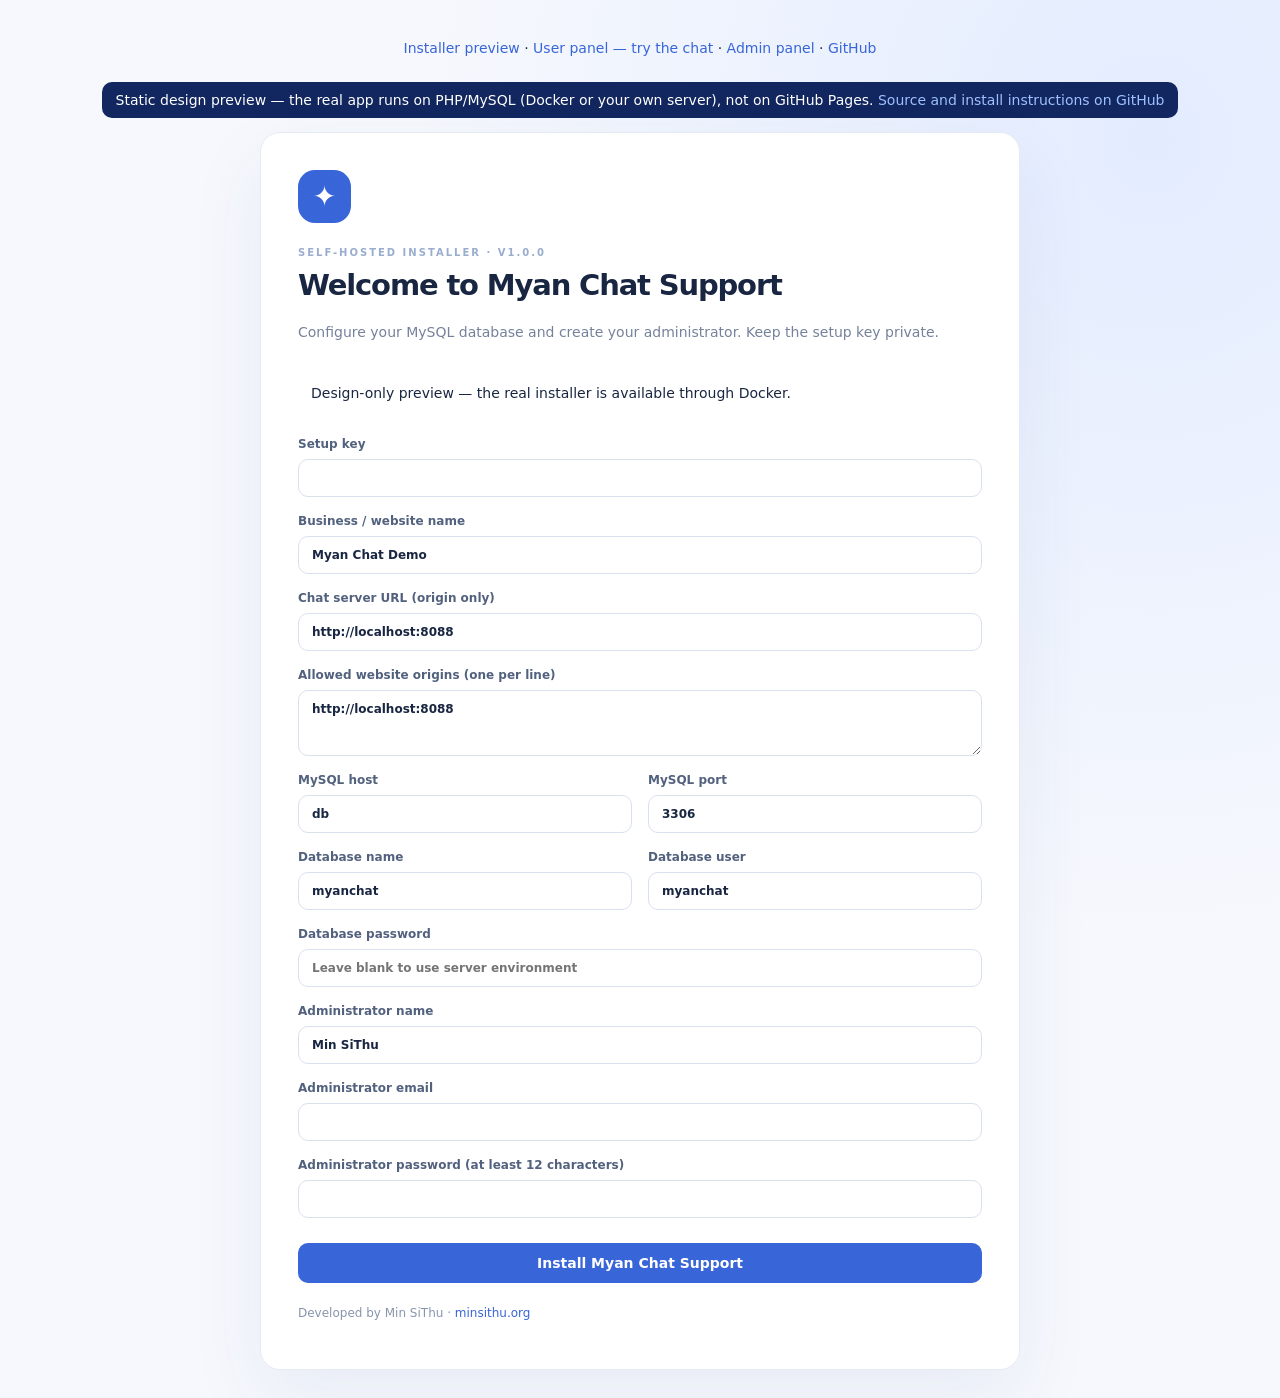
<file: docs/preview/index.html>
<!doctype html><html lang="en"><head><meta charset="utf-8"><meta name="viewport" content="width=device-width,initial-scale=1"><title>Install Myan Chat Support</title><link rel="stylesheet" href="admin.css"></head><body class="auth-body"><p style="text-align:center;padding:12px"><a href="index.html">Installer preview</a> · <a href="user.html">User panel — try the chat</a> · <a href="admin.html">Admin panel</a> · <a href="https://github.com/itsmeminsithu/Myan-Chat-Support">GitHub</a></p>
<p style="background:#12265f;color:#fff;padding:10px 14px;border-radius:10px">Static design preview — the real app runs on PHP/MySQL (Docker or your own server), not on GitHub Pages. <a style="color:#9ec1ff" href="https://github.com/itsmeminsithu/Myan-Chat-Support">Source and install instructions on GitHub</a></p>
<main class="auth-card installer"><div class="mark">✦</div><p class="eyebrow">SELF-HOSTED INSTALLER · V1.0.0</p><h1>Welcome to Myan Chat Support</h1><p class="muted">Configure your MySQL database and create your administrator. Keep the setup key private.</p>
<p class="notice">Design-only preview — the real installer is available through Docker.</p><form method="post" autocomplete="off">
<label>Setup key<input type="password" name="setup_key" required></label>
<label>Business / website name<input name="name" required maxlength="100" value="Myan Chat Demo"></label>
<label>Chat server URL (origin only)<input name="public_url" required value="http://localhost:8088"></label>
<label>Allowed website origins (one per line)<textarea name="origins" required rows="3">http://localhost:8088</textarea></label>
<div class="cols"><label>MySQL host<input name="db_host" required value="db"></label><label>MySQL port<input type="number" name="db_port" required value="3306"></label></div>
<div class="cols"><label>Database name<input name="db_name" required value="myanchat"></label><label>Database user<input name="db_user" required value="myanchat"></label></div>
<label>Database password<input type="password" name="db_password" autocomplete="new-password" placeholder="Leave blank to use server environment"></label>
<label>Administrator name<input name="admin_name" required maxlength="100" value="Min SiThu"></label>
<label>Administrator email<input type="email" name="email" maxlength="190" required value=""></label>
<label>Administrator password (at least 12 characters)<input type="password" name="password" required minlength="12" maxlength="200"></label>
<button class="button primary full" type="submit">Install Myan Chat Support</button>
</form><p class="small-muted">Developed by Min SiThu · <a href="https://minsithu.org">minsithu.org</a></p></main></body></html>
</file>
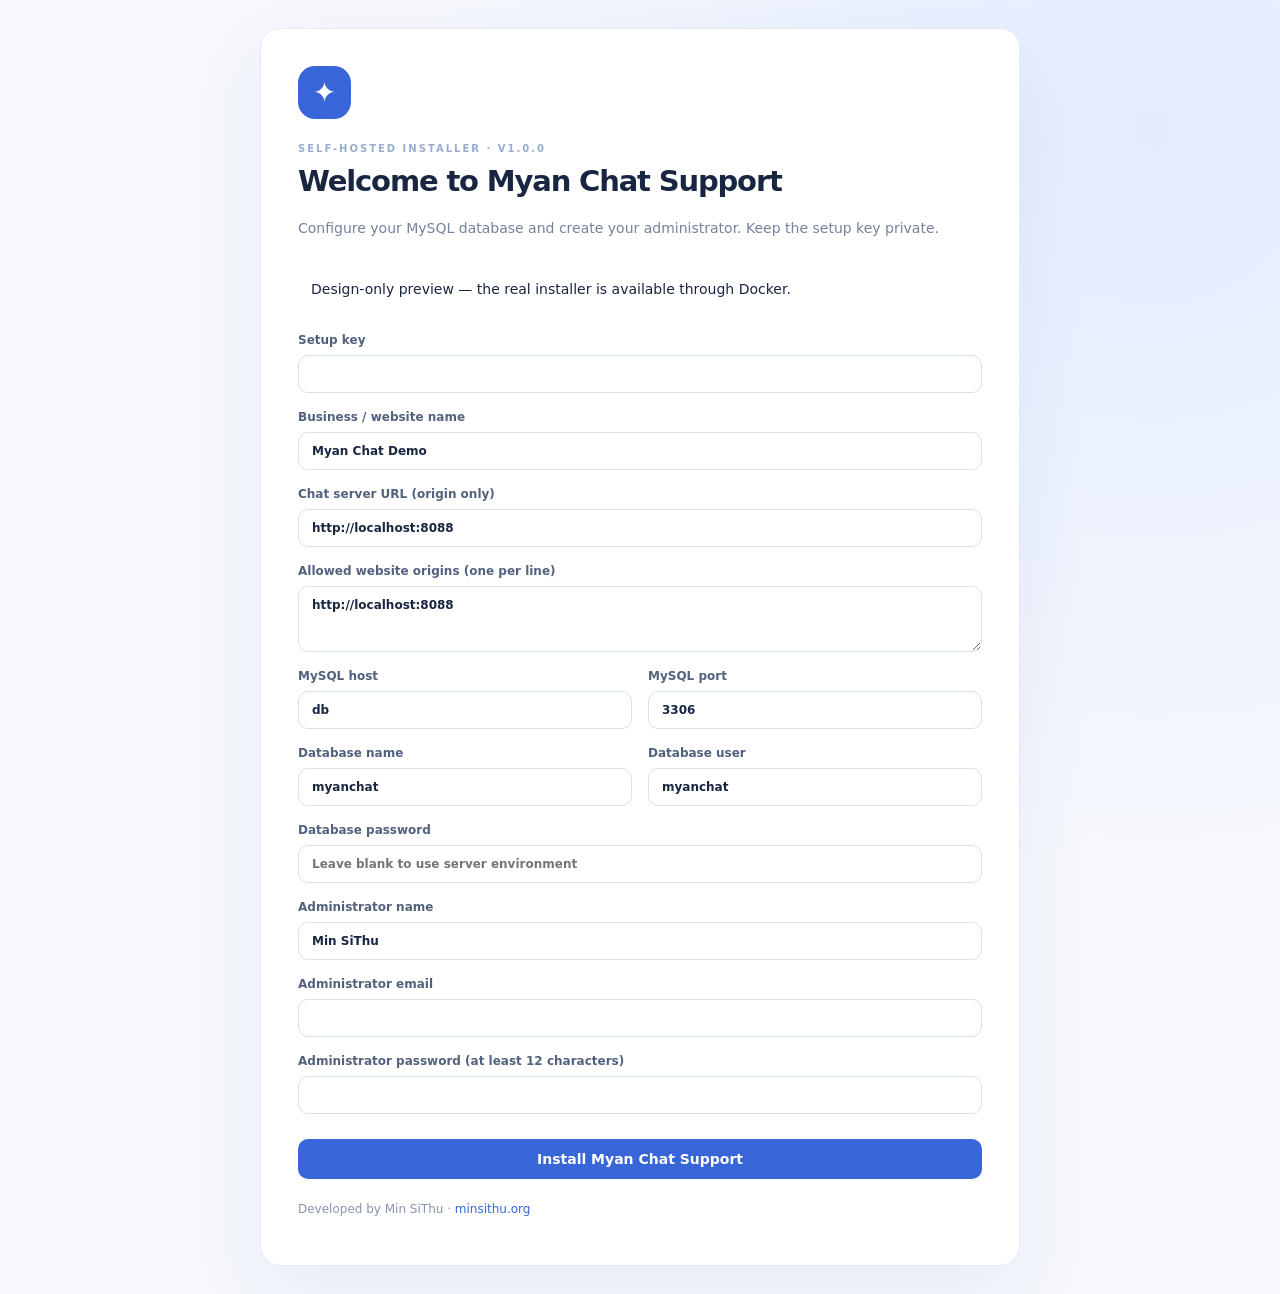
<file: preview/installer-preview.html>
<!doctype html><html lang="en"><head><meta charset="utf-8"><meta name="viewport" content="width=device-width,initial-scale=1"><title>Install Myan Chat Support</title><link rel="stylesheet" href="../app/public/assets/admin.css"></head><body class="auth-body"><main class="auth-card installer"><div class="mark">✦</div><p class="eyebrow">SELF-HOSTED INSTALLER · V1.0.0</p><h1>Welcome to Myan Chat Support</h1><p class="muted">Configure your MySQL database and create your administrator. Keep the setup key private.</p>
<p class="notice">Design-only preview — the real installer is available through Docker.</p><form method="post" autocomplete="off">
<label>Setup key<input type="password" name="setup_key" required></label>
<label>Business / website name<input name="name" required maxlength="100" value="Myan Chat Demo"></label>
<label>Chat server URL (origin only)<input name="public_url" required value="http://localhost:8088"></label>
<label>Allowed website origins (one per line)<textarea name="origins" required rows="3">http://localhost:8088</textarea></label>
<div class="cols"><label>MySQL host<input name="db_host" required value="db"></label><label>MySQL port<input type="number" name="db_port" required value="3306"></label></div>
<div class="cols"><label>Database name<input name="db_name" required value="myanchat"></label><label>Database user<input name="db_user" required value="myanchat"></label></div>
<label>Database password<input type="password" name="db_password" autocomplete="new-password" placeholder="Leave blank to use server environment"></label>
<label>Administrator name<input name="admin_name" required maxlength="100" value="Min SiThu"></label>
<label>Administrator email<input type="email" name="email" maxlength="190" required value=""></label>
<label>Administrator password (at least 12 characters)<input type="password" name="password" required minlength="12" maxlength="200"></label>
<button class="button primary full" type="submit">Install Myan Chat Support</button>
</form><p class="small-muted">Developed by Min SiThu · <a href="https://minsithu.org">minsithu.org</a></p></main></body></html>
</file>
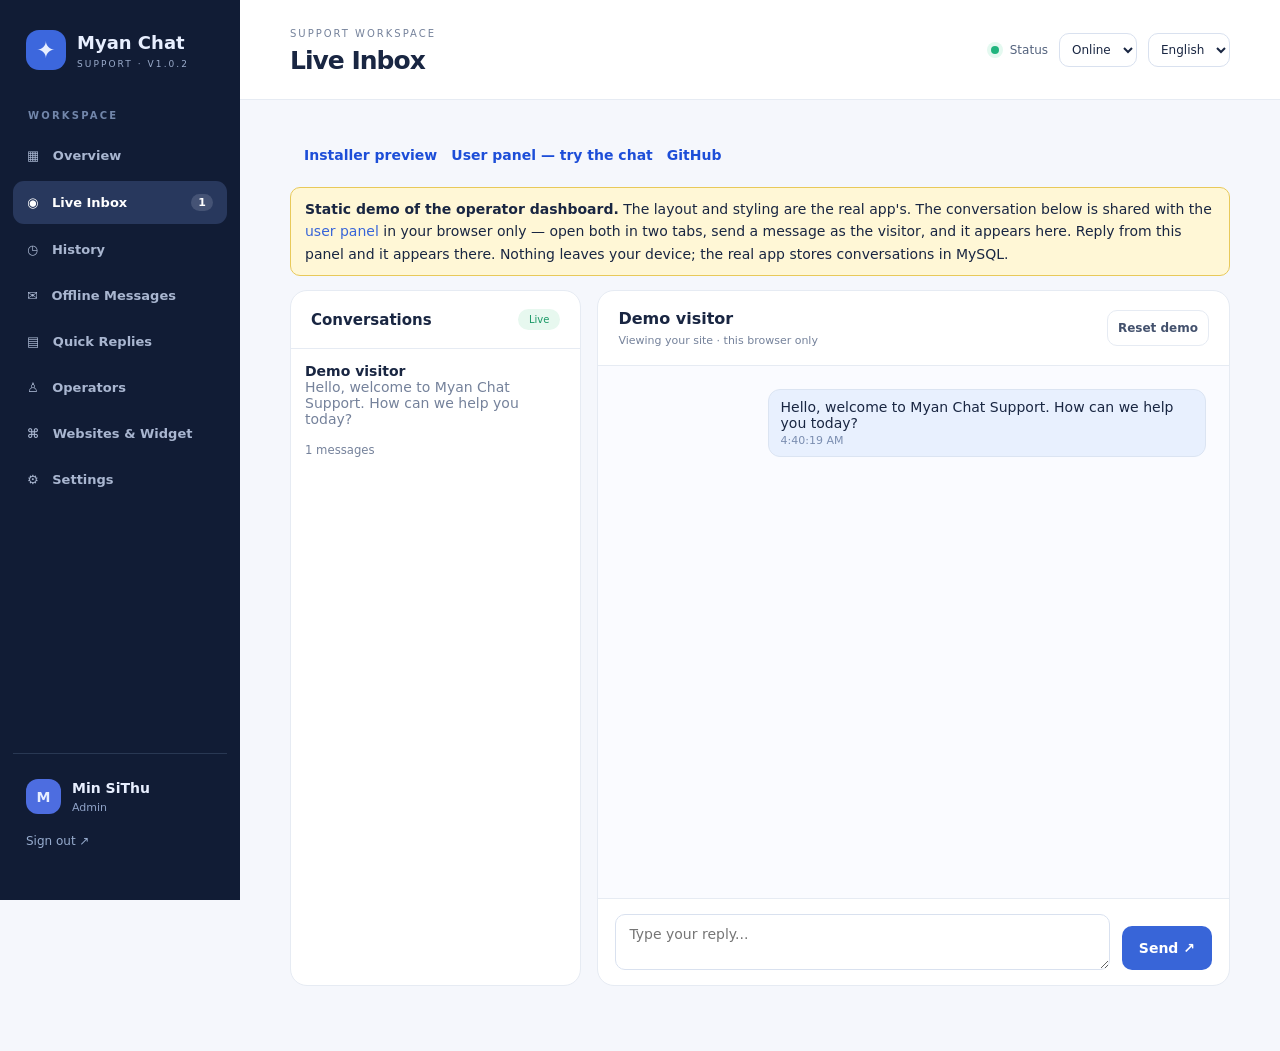
<file: docs/preview/admin.html>
<!doctype html>
<html lang="en">
<head>
<meta charset="utf-8"><meta name="viewport" content="width=device-width,initial-scale=1">
<title>Admin Panel · Myan Chat Support</title>
<link rel="stylesheet" href="admin.css">
<style>
.mcs-msg{max-width:75%;margin:0 0 10px;padding:9px 12px;border-radius:12px;background:#fff;border:1px solid #dbe4f2}
.mcs-msg p{margin:0}
.mcs-msg small{color:#7a8db0;font-size:11px}
.mcs-msg.guest{margin-right:auto}
.mcs-msg.operator{background:#e8f0fe;margin-left:auto}
.mcs-demo-note{background:#fff7d6;border:1px solid #e8c95a;border-radius:10px;padding:10px 14px;margin:0 0 14px;line-height:1.6}
.mcs-nav{padding:10px 14px}
.mcs-nav a{margin-right:14px;color:#1d4ed8;font-weight:600}
</style>
</head>
<body class="admin-layout">
<aside class="sidebar"><div class="sidebar-logo"><span class="logo-symbol"><span class="logo-fallback">✦</span></span><div><strong>Myan Chat</strong><small>SUPPORT · V1.0.2</small></div></div><p class="side-caption">WORKSPACE</p><nav id="nav"><button data-tab="overview">▦ &nbsp; Overview</button><button data-tab="inbox" class="active">◉ &nbsp; Live Inbox <span class="counter">1</span></button><button data-tab="history">◷ &nbsp; History</button><button data-tab="contacts">✉ &nbsp; Offline Messages</button><button data-tab="canned">▤ &nbsp; Quick Replies</button><button data-tab="operators">♙ &nbsp; Operators</button><button data-tab="sites">⌘ &nbsp; Websites &amp; Widget</button><button data-tab="settings">⚙ &nbsp; Settings</button></nav><div class="side-bottom"><p><span class="avatar">M</span><span><strong>Min SiThu</strong><small>Admin</small></span></p><p class="logout">Sign out ↗</p></div></aside>
<div class="main-shell"><header class="topbar"><div><small>SUPPORT WORKSPACE</small><h1>Live Inbox</h1></div><div class="toolbar"><span class="live-led"></span><span class="online-label">Status</span><select aria-label="Operator availability"><option>Online</option><option>Away</option><option>Offline</option></select><select aria-label="Dashboard language"><option>English</option><option>မြန်မာ</option></select></div></header>
<main id="main"><p class="mcs-nav"><a href="index.html">Installer preview</a><a href="user.html">User panel — try the chat</a><a href="https://github.com/itsmeminsithu/Myan-Chat-Support">GitHub</a></p>
<p class="mcs-demo-note"><strong>Static demo of the operator dashboard.</strong> The layout and styling are the real app's. The conversation below is shared with the <a href="user.html">user panel</a> in your browser only — open both in two tabs, send a message as the visitor, and it appears here. Reply from this panel and it appears there. Nothing leaves your device; the real app stores conversations in MySQL.</p>
<section class="screen active"><div class="inbox-layout"><div class="thread-panel"><div class="panel-head"><strong>Conversations</strong><span class="pill">Live</span></div><div class="thread-list"><div style="padding:14px"><strong>Demo visitor</strong><p class="muted" id="mcsThreadLast">—</p><small class="muted" id="mcsThreadCount"></small></div></div></div>
<div class="chat-panel"><div class="chat-head"><div><h2>Demo visitor</h2><p class="muted">Viewing your site · this browser only</p></div><div class="flex-gap"><button class="button outline" type="button" id="mcsReset">Reset demo</button></div></div>
<div id="mcsMsgs" class="chat-messages"></div>
<div class="chat-compose"><textarea id="mcsReply" placeholder="Type your reply..." rows="2" maxlength="3000"></textarea><button id="mcsSend" class="button primary" type="button">Send ↗</button></div>
</div></div></section>
</main></div>
<script src="demo.js"></script>
<script>
var box=document.getElementById('mcsMsgs');
function draw(){ MCSDemo.render(box); }
draw();
function send(){
  var v=document.getElementById('mcsReply').value.trim(); if(!v) return;
  MCSDemo.push('operator',v); document.getElementById('mcsReply').value=''; draw();
}
document.getElementById('mcsSend').addEventListener('click',send);
document.getElementById('mcsReset').addEventListener('click',function(){ MCSDemo.reset(); draw(); });
window.addEventListener('storage',draw);
</script>
</body>
</html>
</file>
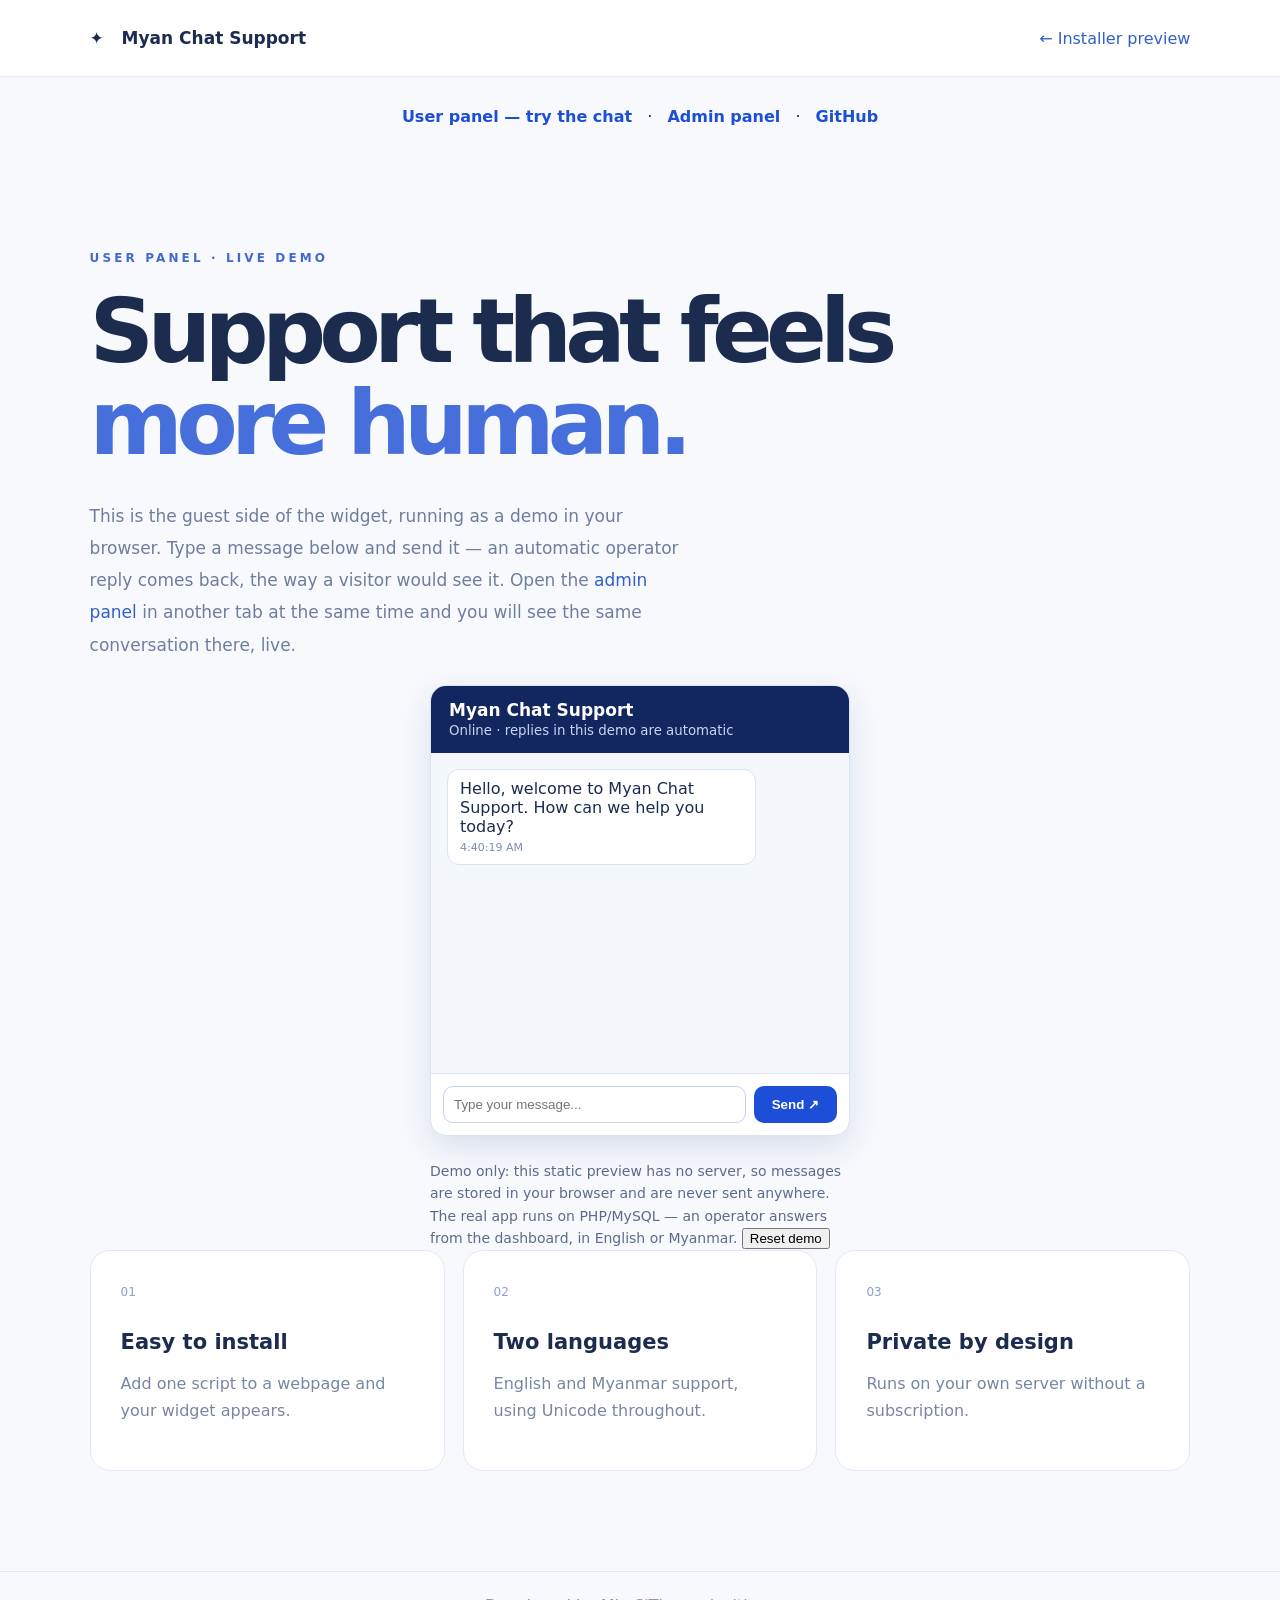
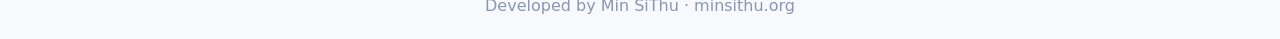
<file: docs/preview/user.html>
<!doctype html>
<html lang="en">
<head>
<meta charset="utf-8"><meta name="viewport" content="width=device-width,initial-scale=1">
<title>User Panel — Try the Chat · Myan Chat Support</title>
<link rel="stylesheet" href="demo.css">
<style>
.mcs-chat{max-width:420px;margin:24px auto;background:#fff;border:1px solid #dbe4f2;border-radius:16px;overflow:hidden;box-shadow:0 12px 32px rgba(18,38,95,.12)}
.mcs-chat header{background:#12265f;color:#fff;padding:14px 18px}
.mcs-chat header strong{display:block;font-size:17px}
.mcs-chat header small{color:#c7d6f5}
.mcs-msgs{height:320px;overflow-y:auto;padding:16px;background:#f4f7fc}
.mcs-msg{max-width:80%;margin:0 0 10px;padding:9px 12px;border-radius:12px}
.mcs-msg p{margin:0}
.mcs-msg small{color:#7a8db0;font-size:11px}
.mcs-msg.operator{background:#fff;border:1px solid #dbe4f2;margin-right:auto}
.mcs-msg.guest{background:#1d4ed8;color:#fff;margin-left:auto}
.mcs-msg.guest small{color:#bcd2ff}
.mcs-compose{display:flex;gap:8px;padding:12px;border-top:1px solid #dbe4f2}
.mcs-compose input{flex:1;padding:10px;border:1px solid #c4d2ea;border-radius:10px}
.mcs-compose button{background:#1d4ed8;color:#fff;border:0;border-radius:10px;padding:10px 18px;font-weight:700;cursor:pointer}
.mcs-note{max-width:420px;margin:0 auto;color:#5b6b8c;font-size:14px;line-height:1.6}
.mcs-nav{text-align:center;padding:14px}
.mcs-nav a{margin:0 10px;color:#1d4ed8;font-weight:600}
</style>
</head>
<body>
<nav><strong>✦ &nbsp; Myan Chat Support</strong><a href="index.html">← Installer preview</a></nav>
<p class="mcs-nav"><a href="user.html">User panel — try the chat</a> · <a href="admin.html">Admin panel</a> · <a href="https://github.com/itsmeminsithu/Myan-Chat-Support">GitHub</a></p>
<main>
<div class="eyebrow">USER PANEL · LIVE DEMO</div>
<h1>Support that feels<br><em>more human.</em></h1>
<p>This is the guest side of the widget, running as a demo in your browser. Type a message below and send it — an automatic operator reply comes back, the way a visitor would see it. Open the <a href="admin.html">admin panel</a> in another tab at the same time and you will see the same conversation there, live.</p>
<div class="mcs-chat">
<header><strong>Myan Chat Support</strong><small>Online · replies in this demo are automatic</small></header>
<div class="mcs-msgs" id="mcsMsgs"></div>
<form class="mcs-compose" id="mcsForm"><input id="mcsInput" placeholder="Type your message..." maxlength="500" autocomplete="off"><button type="submit">Send ↗</button></form>
</div>
<p class="mcs-note">Demo only: this static preview has no server, so messages are stored in your browser and are never sent anywhere. The real app runs on PHP/MySQL — an operator answers from the dashboard, in English or Myanmar. <button id="mcsReset" type="button">Reset demo</button></p>
<div class="cards"><article><span>01</span><h2>Easy to install</h2><p>Add one script to a webpage and your widget appears.</p></article><article><span>02</span><h2>Two languages</h2><p>English and Myanmar support, using Unicode throughout.</p></article><article><span>03</span><h2>Private by design</h2><p>Runs on your own server without a subscription.</p></article></div>
</main>
<footer>Developed by Min SiThu · minsithu.org</footer>
<script src="demo.js"></script>
<script>
var box=document.getElementById('mcsMsgs');
function draw(){ MCSDemo.render(box); }
draw();
document.getElementById('mcsForm').addEventListener('submit',function(e){
  e.preventDefault();
  var v=document.getElementById('mcsInput').value.trim(); if(!v) return;
  MCSDemo.push('guest',v); document.getElementById('mcsInput').value=''; draw();
  setTimeout(function(){
    MCSDemo.push('operator','Thanks for your message. An operator would reply here — this demo reply is automatic. For a real conversation, install Myan Chat Support on your server.');
    draw();
  },1200);
});
document.getElementById('mcsReset').addEventListener('click',function(){ MCSDemo.reset(); draw(); });
window.addEventListener('storage',draw);
</script>
</body>
</html>
</file>
<file: docs/preview/admin.css>
:root{color-scheme:light;--ink:#192642;--muted:#75829b;--stroke:#e6ebf3;--blue:#3865d8;--nav:#111c35;--panel:#fff;--canvas:#f5f7fc;font-family:Inter,ui-sans-serif,system-ui,-apple-system,BlinkMacSystemFont,'Segoe UI',sans-serif}*{box-sizing:border-box}html{scroll-behavior:smooth}body{margin:0;background:var(--canvas);color:var(--ink);font-size:14px}input,textarea,button,select{font:inherit}button{cursor:pointer}a{color:var(--blue);text-decoration:none}a:hover{text-decoration:underline}button:focus-visible,a:focus-visible,input:focus-visible,textarea:focus-visible,select:focus-visible{outline:3px solid #83a7ff;outline-offset:2px}input,textarea,select{border:1px solid #d9e1ef;background:#fff;padding:11px 13px;border-radius:10px;color:var(--ink);max-width:100%}textarea{resize:vertical}h1,h2,h3,p{margin-top:0}.muted{color:var(--muted)}.small{font-size:12px}.small-muted{color:#8895ab;font-size:12px}.eyebrow{font-size:10px;text-transform:uppercase;letter-spacing:.2em;color:#99adce;font-weight:800}.button{border:0;padding:12px 17px;border-radius:10px;font-weight:700;display:inline-flex;align-items:center;justify-content:center;gap:8px}.button.primary{background:var(--blue);color:#fff}.button.light{background:white;color:#2e50af}.button.outline{background:#fff;border:1px solid var(--stroke);color:#43516d}.button:disabled{opacity:.45;cursor:not-allowed}.button.full{width:100%}.button:hover:not(:disabled){filter:brightness(.96)}.admin-layout{min-height:100vh}.sidebar{width:240px;position:fixed;left:0;top:0;bottom:0;display:flex;flex-direction:column;background:var(--nav);color:#e8efff;padding:28px 13px;z-index:30}.sidebar-logo{display:flex;align-items:center;gap:11px;padding:2px 13px 30px}.logo-symbol{width:40px;height:40px;display:grid;place-items:center;border-radius:13px;background:#3c67dd;font-size:23px}.sidebar-logo strong,.sidebar-logo small{display:block}.sidebar-logo strong{font-size:18px}.sidebar-logo small{font-size:9px;letter-spacing:.23em;color:#9baccc;margin-top:6px}.side-caption{font-size:10px;letter-spacing:.22em;color:#7286aa;margin:10px 15px 14px;font-weight:700}.sidebar nav{display:grid;gap:5px}.sidebar nav button{width:100%;background:transparent;border:0;text-align:left;padding:13px 14px;border-radius:11px;color:#a9b6d0;font-weight:600;font-size:13px;display:flex;align-items:center}.sidebar nav button:hover,.sidebar nav button.active{background:#28385d;color:#fff}.counter{margin-left:auto;background:#e8f0ff26;border-radius:50px;padding:2px 7px;font-size:11px}.side-bottom{margin-top:auto;padding:13px 13px 4px;border-top:1px solid #293853}.side-bottom>p{display:flex;align-items:center;gap:11px;margin:12px 0}.side-bottom strong,.side-bottom small{display:block}.side-bottom small{color:#8fa2c7;font-size:11px;margin-top:5px}.avatar{background:#4d6de0;width:35px;height:35px;display:grid;place-items:center;border-radius:12px;font-weight:800}.logout{color:#97acce;background:transparent;border:0;padding:8px 0;font-size:12px}.main-shell{margin-left:240px;min-height:100vh}.topbar{height:100px;padding:24px min(4vw,50px);display:flex;align-items:center;justify-content:space-between;background:#fff;border-bottom:1px solid var(--stroke)}.topbar small{font-size:10px;letter-spacing:.2em;color:var(--muted)}.topbar h1{font-size:25px;margin:6px 0 0;letter-spacing:-.04em}.toolbar{display:flex;align-items:center;gap:11px;color:#54637e;font-size:12px}.toolbar select{padding:8px}.live-led{width:8px;height:8px;border-radius:50%;background:#21b47e;box-shadow:0 0 0 4px #e4f9f0}.main-shell main{padding:37px min(4vw,50px) 65px;max-width:1600px;margin:auto}.screen{display:none}.screen.active{display:block}.hero-panel{background:linear-gradient(120deg,#2145ac,#3869d7 65%,#6b93ed);color:white;padding:42px 45px;border-radius:18px;display:flex;justify-content:space-between;align-items:center;overflow:hidden}.hero-panel>div:first-child{max-width:560px;z-index:1}.hero-panel h2{font-size:clamp(26px,3vw,39px);letter-spacing:-.035em;font-weight:700;margin:9px 0 13px}.hero-panel p:not(.eyebrow){color:#deebff;line-height:1.8}.hero-panel .button{margin-top:18px}.hero-graphic{font-size:230px;opacity:.18;line-height:.7}.metric-grid{display:grid;grid-template-columns:repeat(4,minmax(0,1fr));gap:17px;margin:23px 0 34px}.metric-card{border:1px solid var(--stroke);border-radius:16px;background:#fff;padding:23px}.metric-card small{display:block;color:var(--muted);font-size:12px}.metric-card strong{display:block;font-size:32px;margin-top:14px;letter-spacing:-.04em}.metric-card span{display:inline-block;margin-top:8px;color:#3a8e78;font-size:11px}.section-title{font-size:18px;margin:36px 0 18px}.table-card{background:white;border:1px solid var(--stroke);border-radius:15px;overflow:hidden;min-height:70px}.data-row{display:grid;grid-template-columns:75px minmax(120px,1fr) minmax(120px,1fr) 140px;gap:16px;border-bottom:1px solid #f0f2f7;padding:18px 20px;align-items:center;font-size:13px}.data-row:last-child{border-bottom:0}.data-row:hover{background:#fbfcff}.data-row strong{display:block}.data-row small{display:block;color:var(--muted);font-size:11px;margin-top:5px}.tag{display:inline-flex;background:#edf3ff;color:#315bb6;padding:5px 10px;border-radius:99px;font-size:11px;font-weight:700}.tag.closed{background:#f1f3f6;color:#8390a2}.empty{color:var(--muted);padding:35px;text-align:center}.inbox-layout{display:grid;grid-template-columns:minmax(235px,31%) 1fr;gap:16px;min-height:620px;height:calc(100vh - 204px);max-height:850px}.thread-panel,.chat-panel{background:#fff;border:1px solid var(--stroke);border-radius:17px;overflow:hidden;display:flex;flex-direction:column;min-height:0}.panel-head,.chat-head{border-bottom:1px solid var(--stroke);padding:18px 20px;display:flex;justify-content:space-between;align-items:center;gap:15px}.panel-head strong{font-size:15px}.pill{font-size:10px;background:#e7f8ef;color:#1a9866;border-radius:30px;padding:5px 11px}.thread-list{overflow-y:auto;flex:1}.thread{display:block;text-align:left;width:100%;padding:17px 18px;border:0;border-bottom:1px solid #eef1f6;background:white;color:var(--ink)}.thread:hover,.thread.selected{background:#f0f4fc}.thread-top{display:flex;justify-content:space-between;gap:8px}.thread-top strong{font-size:13px}.thread-top small{color:#8b96a7;font-size:10px}.thread p{font-size:12px;color:#75829c;margin:10px 0 5px;white-space:nowrap;text-overflow:ellipsis;overflow:hidden}.thread small{color:#a0a8b8}.chat-head h2{font-size:16px;margin:0 0 6px}.chat-head p{margin:0;font-size:11px;max-width:380px;word-break:break-all}.flex-gap{display:flex;gap:9px;align-items:center}.chat-head select{width:140px;padding:9px}.chat-head .button{font-size:12px;padding:10px}.chat-messages{flex:1;overflow:auto;padding:23px;min-height:100px;background:#fafbff}.chat-line{display:flex;flex-direction:column;align-items:flex-start;margin-bottom:17px}.chat-line.mine{align-items:flex-end}.chat-line.system{align-items:center}.chat-bubble{display:block;max-width:min(75%,440px);background:#fff;border:1px solid #e3e8f1;padding:12px 15px;border-radius:14px 14px 14px 3px;white-space:pre-wrap;overflow-wrap:anywhere;line-height:1.65;font-size:13px}.mine .chat-bubble{background:var(--blue);color:#fff;border-color:var(--blue);border-radius:14px 14px 3px 14px}.system .chat-bubble{background:#eef2f7;color:#7d8ca5;border-radius:14px;font-size:11px}.chat-line time{font-size:10px;color:#9aa7bb;margin-top:6px}.chat-compose{padding:15px 17px;border-top:1px solid var(--stroke);display:flex;gap:12px;align-items:end}.chat-compose textarea{flex:1;max-height:150px}.chat-compose .button{height:44px}.section-bar{display:flex;align-items:center;justify-content:space-between;gap:15px;margin-bottom:18px}.section-bar p{margin:0}.form-card{max-width:820px;background:#fff;border:1px solid var(--stroke);border-radius:18px;padding:28px;margin:22px 0}.form-card h2{font-size:21px}.form-card label,.auth-card label{display:block;font-size:12px;font-weight:700;color:#52617e;margin-bottom:17px}.form-card label input,.form-card label textarea,.form-card label select,.auth-card label input,.auth-card label textarea{display:block;margin-top:8px;width:100%}.cols{display:grid;grid-template-columns:1fr 1fr;gap:16px}.check{display:flex!important;align-items:center;gap:9px}.check input{width:auto!important}.site-grid{display:grid;grid-template-columns:repeat(auto-fit,minmax(270px,1fr));gap:16px}.site-card{background:#fff;border:1px solid var(--stroke);border-radius:15px;padding:25px}.site-card strong{font-size:17px}.site-card p{font-size:12px;color:var(--muted);line-height:1.6}.site-card pre{white-space:pre-wrap;word-break:break-all;background:#f4f6fa;border-radius:10px;padding:13px;font-size:10px;line-height:1.7;color:#465677}.site-card .button{font-size:12px;padding:9px 12px}#toast{position:fixed;bottom:23px;right:23px;background:#1a2a45;color:white;border-radius:12px;padding:14px 20px;box-shadow:0 20px 45px #0013;display:none;max-width:400px;z-index:50}#toast.visible{display:block}.main-shell footer{padding:24px 50px;color:#7c8ba3;border-top:1px solid var(--stroke);font-size:11px}.main-shell footer span{font-weight:700;color:#4c5f87}.auth-body{min-height:100vh;display:grid;place-items:center;padding:28px;background:radial-gradient(ellipse at 90% 10%,#e3ecff,transparent 45%),#f6f8fd}.auth-card{background:white;width:min(100%,430px);border:1px solid var(--stroke);border-radius:20px;padding:37px;box-shadow:0 28px 80px #26477c12}.auth-card.installer{max-width:760px;width:min(100%,760px)}.mark{width:53px;height:53px;border-radius:17px;display:grid;place-items:center;background:var(--blue);color:#fff;font-size:28px;margin-bottom:24px}.auth-card h1{font-size:29px;letter-spacing:-.04em}.auth-card>.muted{line-height:1.7;margin-bottom:27px}.auth-card form{margin:23px 0 20px}.auth-card .full{margin-top:8px}.notice{padding:13px;border-radius:10px}.notice.error{background:#fff0f0;color:#ab2637}.auth-card .small-muted{margin-top:23px}#mobileMenu{display:none}@media(max-width:1080px){.sidebar{width:205px}.main-shell{margin-left:205px}.topbar{padding:20px}.main-shell main{padding:25px}.metric-grid{gap:10px}.metric-card{padding:17px}.inbox-layout{grid-template-columns:240px 1fr}.chat-head{flex-direction:column;align-items:flex-start}}@media(max-width:760px){.sidebar{transform:translateX(-100%);transition:transform .2s;box-shadow:0 0 45px #1b2c5838}.sidebar.open{transform:translateX(0)}#mobileMenu{display:block;background:transparent;border:0;font-size:24px;margin-right:12px}.main-shell{margin:0}.topbar{height:80px;justify-content:start}.toolbar{margin-left:auto}.toolbar .online-label{display:none}.metric-grid{grid-template-columns:repeat(2,1fr)}.hero-panel{padding:27px}.hero-graphic{display:none}.inbox-layout{display:flex;flex-direction:column;height:auto;max-height:none}.thread-panel{height:220px;min-height:220px}.chat-panel{height:570px}.data-row{grid-template-columns:50px 1fr 90px;gap:10px}.data-row>:nth-child(3){display:none}.cols{grid-template-columns:1fr}.main-shell footer{padding:22px}.form-card{padding:20px}.toolbar select{max-width:95px}}

.history-view{width:100%;border:0;background:transparent;color:var(--ink);text-align:left;cursor:pointer}.history-view:hover{background:#f2f6ff}

/* v1.0.2 – explicit operator availability + visible accessible color chooser */
.live-led[data-status='away']{background:#e4a43b;box-shadow:0 0 0 4px #fff1d7}
.live-led[data-status='offline']{background:#9ca6b7;box-shadow:0 0 0 4px #edf0f5}
.color-picker{display:flex;align-items:center;gap:10px;margin-top:8px;max-width:430px}
.form-card label .color-picker input[type='color']{width:54px;min-width:54px;height:46px;padding:4px;border:1px solid #d9e1ef;border-radius:10px;cursor:pointer;background:#fff;margin:0}
.form-card label .color-picker input[type='text']{margin:0;flex:1;min-width:0;width:auto;font-family:ui-monospace,Menlo,monospace;letter-spacing:.04em;text-transform:uppercase}
.color-swatch{display:block;width:46px;height:46px;min-width:46px;border:3px solid white;outline:1px solid #d9e1ef;border-radius:12px;background:#3865d8;box-shadow:0 2px 8px #1926421a}
.color-help{font-size:11px;line-height:1.65;color:#71809d;margin-top:7px;display:block;font-weight:400}
@font-face{font-family:'MCS Pyidaungsu';src:url('/assets/fonts/Pyidaungsu-Regular.ttf') format('truetype');font-style:normal;font-weight:400;font-display:swap}
@font-face{font-family:'MCS Pyidaungsu';src:url('/assets/fonts/Pyidaungsu-Bold.ttf') format('truetype');font-style:normal;font-weight:700;font-display:swap}
html[lang='my'] .main-shell,html[lang='my'] .sidebar,html[lang='my'] input,html[lang='my'] select,html[lang='my'] button,html[lang='my'] textarea{font-family:'MCS Pyidaungsu',system-ui,sans-serif;letter-spacing:0}
@media(max-width:760px){.color-picker{max-width:100%}.toolbar{gap:5px}.toolbar select{max-width:90px}.main-shell main{padding:20px 14px 65px}.hero-panel{padding:25px 20px}.chat-panel{min-height:0;height:min(68dvh,660px)}.chat-messages{min-height:0;flex:1 1 0}}
@media(max-width:420px){.topbar h1{font-size:20px}.toolbar select{max-width:80px;font-size:12px}.metric-card{padding:15px}.metric-card strong{font-size:26px}.color-picker{gap:7px}.color-swatch{width:38px;min-width:38px;height:42px}}

.tag.away{background:#fff4df;color:#9b661d}

/* Uploaded brand logo, with existing sparkle fallback until actual image is loaded. */
.logo-symbol{position:relative;overflow:hidden;flex-shrink:0}
.logo-symbol .logo-image{display:none;width:100%;height:100%;object-fit:contain;background:transparent}
.logo-symbol.has-logo{background:transparent}
.logo-symbol.has-logo .logo-fallback{display:none}
.logo-symbol.has-logo .logo-image{display:block}
.brand-control{display:grid;grid-template-columns:180px minmax(0,1fr);align-items:start;gap:24px}
.brand-preview{width:180px;height:150px;border-radius:20px;background:#eef3fc;border:1px dashed #b7c6e0;display:grid;place-items:center;overflow:hidden;font-size:48px;color:#4265bc}
.brand-preview img{display:none;width:100%;height:100%;object-fit:contain;padding:12px}
.brand-preview.has-logo img{display:block}
.brand-preview.has-logo .brand-preview-fallback{display:none}
.brand-controls form{display:flex;flex-wrap:wrap;align-items:center;gap:10px}
.brand-controls form label{width:100%;margin:0}
.brand-controls input[type=file]{display:block;max-width:100%;flex:1;min-width:210px;margin:0}
.brand-controls .button{white-space:nowrap}
.brand-controls #removeBrandLogo{margin-top:14px}
.brand-controls #brandLogoFeedback{margin-top:15px}
.auth-brand-image{width:100%;height:100%;object-fit:contain}
.mark:has(.auth-brand-image){background:transparent}
@media(max-width:570px){.brand-control{grid-template-columns:1fr}.brand-preview{width:100%;max-width:210px;height:140px}}
</file>
<file: app/public/assets/admin.css>
:root{color-scheme:light;--ink:#192642;--muted:#75829b;--stroke:#e6ebf3;--blue:#3865d8;--nav:#111c35;--panel:#fff;--canvas:#f5f7fc;font-family:Inter,ui-sans-serif,system-ui,-apple-system,BlinkMacSystemFont,'Segoe UI',sans-serif}*{box-sizing:border-box}html{scroll-behavior:smooth}body{margin:0;background:var(--canvas);color:var(--ink);font-size:14px}input,textarea,button,select{font:inherit}button{cursor:pointer}a{color:var(--blue);text-decoration:none}a:hover{text-decoration:underline}button:focus-visible,a:focus-visible,input:focus-visible,textarea:focus-visible,select:focus-visible{outline:3px solid #83a7ff;outline-offset:2px}input,textarea,select{border:1px solid #d9e1ef;background:#fff;padding:11px 13px;border-radius:10px;color:var(--ink);max-width:100%}textarea{resize:vertical}h1,h2,h3,p{margin-top:0}.muted{color:var(--muted)}.small{font-size:12px}.small-muted{color:#8895ab;font-size:12px}.eyebrow{font-size:10px;text-transform:uppercase;letter-spacing:.2em;color:#99adce;font-weight:800}.button{border:0;padding:12px 17px;border-radius:10px;font-weight:700;display:inline-flex;align-items:center;justify-content:center;gap:8px}.button.primary{background:var(--blue);color:#fff}.button.light{background:white;color:#2e50af}.button.outline{background:#fff;border:1px solid var(--stroke);color:#43516d}.button:disabled{opacity:.45;cursor:not-allowed}.button.full{width:100%}.button:hover:not(:disabled){filter:brightness(.96)}.admin-layout{min-height:100vh}.sidebar{width:240px;position:fixed;left:0;top:0;bottom:0;display:flex;flex-direction:column;background:var(--nav);color:#e8efff;padding:28px 13px;z-index:30}.sidebar-logo{display:flex;align-items:center;gap:11px;padding:2px 13px 30px}.logo-symbol{width:40px;height:40px;display:grid;place-items:center;border-radius:13px;background:#3c67dd;font-size:23px}.sidebar-logo strong,.sidebar-logo small{display:block}.sidebar-logo strong{font-size:18px}.sidebar-logo small{font-size:9px;letter-spacing:.23em;color:#9baccc;margin-top:6px}.side-caption{font-size:10px;letter-spacing:.22em;color:#7286aa;margin:10px 15px 14px;font-weight:700}.sidebar nav{display:grid;gap:5px}.sidebar nav button{width:100%;background:transparent;border:0;text-align:left;padding:13px 14px;border-radius:11px;color:#a9b6d0;font-weight:600;font-size:13px;display:flex;align-items:center}.sidebar nav button:hover,.sidebar nav button.active{background:#28385d;color:#fff}.counter{margin-left:auto;background:#e8f0ff26;border-radius:50px;padding:2px 7px;font-size:11px}.side-bottom{margin-top:auto;padding:13px 13px 4px;border-top:1px solid #293853}.side-bottom>p{display:flex;align-items:center;gap:11px;margin:12px 0}.side-bottom strong,.side-bottom small{display:block}.side-bottom small{color:#8fa2c7;font-size:11px;margin-top:5px}.avatar{background:#4d6de0;width:35px;height:35px;display:grid;place-items:center;border-radius:12px;font-weight:800}.logout{color:#97acce;background:transparent;border:0;padding:8px 0;font-size:12px}.main-shell{margin-left:240px;min-height:100vh}.topbar{height:100px;padding:24px min(4vw,50px);display:flex;align-items:center;justify-content:space-between;background:#fff;border-bottom:1px solid var(--stroke)}.topbar small{font-size:10px;letter-spacing:.2em;color:var(--muted)}.topbar h1{font-size:25px;margin:6px 0 0;letter-spacing:-.04em}.toolbar{display:flex;align-items:center;gap:11px;color:#54637e;font-size:12px}.toolbar select{padding:8px}.live-led{width:8px;height:8px;border-radius:50%;background:#21b47e;box-shadow:0 0 0 4px #e4f9f0}.main-shell main{padding:37px min(4vw,50px) 65px;max-width:1600px;margin:auto}.screen{display:none}.screen.active{display:block}.hero-panel{background:linear-gradient(120deg,#2145ac,#3869d7 65%,#6b93ed);color:white;padding:42px 45px;border-radius:18px;display:flex;justify-content:space-between;align-items:center;overflow:hidden}.hero-panel>div:first-child{max-width:560px;z-index:1}.hero-panel h2{font-size:clamp(26px,3vw,39px);letter-spacing:-.035em;font-weight:700;margin:9px 0 13px}.hero-panel p:not(.eyebrow){color:#deebff;line-height:1.8}.hero-panel .button{margin-top:18px}.hero-graphic{font-size:230px;opacity:.18;line-height:.7}.metric-grid{display:grid;grid-template-columns:repeat(4,minmax(0,1fr));gap:17px;margin:23px 0 34px}.metric-card{border:1px solid var(--stroke);border-radius:16px;background:#fff;padding:23px}.metric-card small{display:block;color:var(--muted);font-size:12px}.metric-card strong{display:block;font-size:32px;margin-top:14px;letter-spacing:-.04em}.metric-card span{display:inline-block;margin-top:8px;color:#3a8e78;font-size:11px}.section-title{font-size:18px;margin:36px 0 18px}.table-card{background:white;border:1px solid var(--stroke);border-radius:15px;overflow:hidden;min-height:70px}.data-row{display:grid;grid-template-columns:75px minmax(120px,1fr) minmax(120px,1fr) 140px;gap:16px;border-bottom:1px solid #f0f2f7;padding:18px 20px;align-items:center;font-size:13px}.data-row:last-child{border-bottom:0}.data-row:hover{background:#fbfcff}.data-row strong{display:block}.data-row small{display:block;color:var(--muted);font-size:11px;margin-top:5px}.tag{display:inline-flex;background:#edf3ff;color:#315bb6;padding:5px 10px;border-radius:99px;font-size:11px;font-weight:700}.tag.closed{background:#f1f3f6;color:#8390a2}.empty{color:var(--muted);padding:35px;text-align:center}.inbox-layout{display:grid;grid-template-columns:minmax(235px,31%) 1fr;gap:16px;min-height:620px;height:calc(100vh - 204px);max-height:850px}.thread-panel,.chat-panel{background:#fff;border:1px solid var(--stroke);border-radius:17px;overflow:hidden;display:flex;flex-direction:column;min-height:0}.panel-head,.chat-head{border-bottom:1px solid var(--stroke);padding:18px 20px;display:flex;justify-content:space-between;align-items:center;gap:15px}.panel-head strong{font-size:15px}.pill{font-size:10px;background:#e7f8ef;color:#1a9866;border-radius:30px;padding:5px 11px}.thread-list{overflow-y:auto;flex:1}.thread{display:block;text-align:left;width:100%;padding:17px 18px;border:0;border-bottom:1px solid #eef1f6;background:white;color:var(--ink)}.thread:hover,.thread.selected{background:#f0f4fc}.thread-top{display:flex;justify-content:space-between;gap:8px}.thread-top strong{font-size:13px}.thread-top small{color:#8b96a7;font-size:10px}.thread p{font-size:12px;color:#75829c;margin:10px 0 5px;white-space:nowrap;text-overflow:ellipsis;overflow:hidden}.thread small{color:#a0a8b8}.chat-head h2{font-size:16px;margin:0 0 6px}.chat-head p{margin:0;font-size:11px;max-width:380px;word-break:break-all}.flex-gap{display:flex;gap:9px;align-items:center}.chat-head select{width:140px;padding:9px}.chat-head .button{font-size:12px;padding:10px}.chat-messages{flex:1;overflow:auto;padding:23px;min-height:100px;background:#fafbff}.chat-line{display:flex;flex-direction:column;align-items:flex-start;margin-bottom:17px}.chat-line.mine{align-items:flex-end}.chat-line.system{align-items:center}.chat-bubble{display:block;max-width:min(75%,440px);background:#fff;border:1px solid #e3e8f1;padding:12px 15px;border-radius:14px 14px 14px 3px;white-space:pre-wrap;overflow-wrap:anywhere;line-height:1.65;font-size:13px}.mine .chat-bubble{background:var(--blue);color:#fff;border-color:var(--blue);border-radius:14px 14px 3px 14px}.system .chat-bubble{background:#eef2f7;color:#7d8ca5;border-radius:14px;font-size:11px}.chat-line time{font-size:10px;color:#9aa7bb;margin-top:6px}.chat-compose{padding:15px 17px;border-top:1px solid var(--stroke);display:flex;gap:12px;align-items:end}.chat-compose textarea{flex:1;max-height:150px}.chat-compose .button{height:44px}.section-bar{display:flex;align-items:center;justify-content:space-between;gap:15px;margin-bottom:18px}.section-bar p{margin:0}.form-card{max-width:820px;background:#fff;border:1px solid var(--stroke);border-radius:18px;padding:28px;margin:22px 0}.form-card h2{font-size:21px}.form-card label,.auth-card label{display:block;font-size:12px;font-weight:700;color:#52617e;margin-bottom:17px}.form-card label input,.form-card label textarea,.form-card label select,.auth-card label input,.auth-card label textarea{display:block;margin-top:8px;width:100%}.cols{display:grid;grid-template-columns:1fr 1fr;gap:16px}.check{display:flex!important;align-items:center;gap:9px}.check input{width:auto!important}.site-grid{display:grid;grid-template-columns:repeat(auto-fit,minmax(270px,1fr));gap:16px}.site-card{background:#fff;border:1px solid var(--stroke);border-radius:15px;padding:25px}.site-card strong{font-size:17px}.site-card p{font-size:12px;color:var(--muted);line-height:1.6}.site-card pre{white-space:pre-wrap;word-break:break-all;background:#f4f6fa;border-radius:10px;padding:13px;font-size:10px;line-height:1.7;color:#465677}.site-card .button{font-size:12px;padding:9px 12px}#toast{position:fixed;bottom:23px;right:23px;background:#1a2a45;color:white;border-radius:12px;padding:14px 20px;box-shadow:0 20px 45px #0013;display:none;max-width:400px;z-index:50}#toast.visible{display:block}.main-shell footer{padding:24px 50px;color:#7c8ba3;border-top:1px solid var(--stroke);font-size:11px}.main-shell footer span{font-weight:700;color:#4c5f87}.auth-body{min-height:100vh;display:grid;place-items:center;padding:28px;background:radial-gradient(ellipse at 90% 10%,#e3ecff,transparent 45%),#f6f8fd}.auth-card{background:white;width:min(100%,430px);border:1px solid var(--stroke);border-radius:20px;padding:37px;box-shadow:0 28px 80px #26477c12}.auth-card.installer{max-width:760px;width:min(100%,760px)}.mark{width:53px;height:53px;border-radius:17px;display:grid;place-items:center;background:var(--blue);color:#fff;font-size:28px;margin-bottom:24px}.auth-card h1{font-size:29px;letter-spacing:-.04em}.auth-card>.muted{line-height:1.7;margin-bottom:27px}.auth-card form{margin:23px 0 20px}.auth-card .full{margin-top:8px}.notice{padding:13px;border-radius:10px}.notice.error{background:#fff0f0;color:#ab2637}.auth-card .small-muted{margin-top:23px}#mobileMenu{display:none}@media(max-width:1080px){.sidebar{width:205px}.main-shell{margin-left:205px}.topbar{padding:20px}.main-shell main{padding:25px}.metric-grid{gap:10px}.metric-card{padding:17px}.inbox-layout{grid-template-columns:240px 1fr}.chat-head{flex-direction:column;align-items:flex-start}}@media(max-width:760px){.sidebar{transform:translateX(-100%);transition:transform .2s;box-shadow:0 0 45px #1b2c5838}.sidebar.open{transform:translateX(0)}#mobileMenu{display:block;background:transparent;border:0;font-size:24px;margin-right:12px}.main-shell{margin:0}.topbar{height:80px;justify-content:start}.toolbar{margin-left:auto}.toolbar .online-label{display:none}.metric-grid{grid-template-columns:repeat(2,1fr)}.hero-panel{padding:27px}.hero-graphic{display:none}.inbox-layout{display:flex;flex-direction:column;height:auto;max-height:none}.thread-panel{height:220px;min-height:220px}.chat-panel{height:570px}.data-row{grid-template-columns:50px 1fr 90px;gap:10px}.data-row>:nth-child(3){display:none}.cols{grid-template-columns:1fr}.main-shell footer{padding:22px}.form-card{padding:20px}.toolbar select{max-width:95px}}

.history-view{width:100%;border:0;background:transparent;color:var(--ink);text-align:left;cursor:pointer}.history-view:hover{background:#f2f6ff}

/* v1.0.2 – explicit operator availability + visible accessible color chooser */
.live-led[data-status='away']{background:#e4a43b;box-shadow:0 0 0 4px #fff1d7}
.live-led[data-status='offline']{background:#9ca6b7;box-shadow:0 0 0 4px #edf0f5}
.color-picker{display:flex;align-items:center;gap:10px;margin-top:8px;max-width:430px}
.form-card label .color-picker input[type='color']{width:54px;min-width:54px;height:46px;padding:4px;border:1px solid #d9e1ef;border-radius:10px;cursor:pointer;background:#fff;margin:0}
.form-card label .color-picker input[type='text']{margin:0;flex:1;min-width:0;width:auto;font-family:ui-monospace,Menlo,monospace;letter-spacing:.04em;text-transform:uppercase}
.color-swatch{display:block;width:46px;height:46px;min-width:46px;border:3px solid white;outline:1px solid #d9e1ef;border-radius:12px;background:#3865d8;box-shadow:0 2px 8px #1926421a}
.color-help{font-size:11px;line-height:1.65;color:#71809d;margin-top:7px;display:block;font-weight:400}
@font-face{font-family:'MCS Pyidaungsu';src:url('/assets/fonts/Pyidaungsu-Regular.ttf') format('truetype');font-style:normal;font-weight:400;font-display:swap}
@font-face{font-family:'MCS Pyidaungsu';src:url('/assets/fonts/Pyidaungsu-Bold.ttf') format('truetype');font-style:normal;font-weight:700;font-display:swap}
html[lang='my'] .main-shell,html[lang='my'] .sidebar,html[lang='my'] input,html[lang='my'] select,html[lang='my'] button,html[lang='my'] textarea{font-family:'MCS Pyidaungsu',system-ui,sans-serif;letter-spacing:0}
@media(max-width:760px){.color-picker{max-width:100%}.toolbar{gap:5px}.toolbar select{max-width:90px}.main-shell main{padding:20px 14px 65px}.hero-panel{padding:25px 20px}.chat-panel{min-height:0;height:min(68dvh,660px)}.chat-messages{min-height:0;flex:1 1 0}}
@media(max-width:420px){.topbar h1{font-size:20px}.toolbar select{max-width:80px;font-size:12px}.metric-card{padding:15px}.metric-card strong{font-size:26px}.color-picker{gap:7px}.color-swatch{width:38px;min-width:38px;height:42px}}

.tag.away{background:#fff4df;color:#9b661d}

/* Uploaded brand logo, with existing sparkle fallback until actual image is loaded. */
.logo-symbol{position:relative;overflow:hidden;flex-shrink:0}
.logo-symbol .logo-image{display:none;width:100%;height:100%;object-fit:contain;background:transparent}
.logo-symbol.has-logo{background:transparent}
.logo-symbol.has-logo .logo-fallback{display:none}
.logo-symbol.has-logo .logo-image{display:block}
.brand-control{display:grid;grid-template-columns:180px minmax(0,1fr);align-items:start;gap:24px}
.brand-preview{width:180px;height:150px;border-radius:20px;background:#eef3fc;border:1px dashed #b7c6e0;display:grid;place-items:center;overflow:hidden;font-size:48px;color:#4265bc}
.brand-preview img{display:none;width:100%;height:100%;object-fit:contain;padding:12px}
.brand-preview.has-logo img{display:block}
.brand-preview.has-logo .brand-preview-fallback{display:none}
.brand-controls form{display:flex;flex-wrap:wrap;align-items:center;gap:10px}
.brand-controls form label{width:100%;margin:0}
.brand-controls input[type=file]{display:block;max-width:100%;flex:1;min-width:210px;margin:0}
.brand-controls .button{white-space:nowrap}
.brand-controls #removeBrandLogo{margin-top:14px}
.brand-controls #brandLogoFeedback{margin-top:15px}
.auth-brand-image{width:100%;height:100%;object-fit:contain}
.mark:has(.auth-brand-image){background:transparent}
@media(max-width:570px){.brand-control{grid-template-columns:1fr}.brand-preview{width:100%;max-width:210px;height:140px}}
</file>
<file: docs/preview/demo.css>
:root{font-family:ui-sans-serif,system-ui,-apple-system,'Segoe UI',sans-serif;color:#1c2c4f;background:#f7f9fd}*{box-sizing:border-box}body{margin:0}nav{display:flex;justify-content:space-between;align-items:center;background:white;padding:28px 7vw;border-bottom:1px solid #e9edf6}nav strong{font-size:17px}a{color:#315fc9;text-decoration:none}main{padding:95px 7vw 100px;max-width:1400px;margin:auto}.eyebrow{font-size:12px;letter-spacing:.26em;font-weight:800;color:#4169d1}h1{font-size:clamp(48px,7vw,100px);letter-spacing:-.075em;line-height:1.03;margin:20px 0 30px}h1 em{font-style:normal;color:#476fdc}main>p{font-size:17px;line-height:1.9;color:#6d7e9e;max-width:600px}.actions{margin:35px 0 100px}.btn{background:#3865d8;color:white;border-radius:13px;padding:15px 22px;font-weight:700}.cards{display:grid;grid-template-columns:repeat(3,1fr);gap:18px}.cards article{background:white;border:1px solid #e2e8f4;border-radius:20px;padding:30px}.cards article span{font-size:12px;color:#8aa0ce}.cards h2{font-size:21px;margin:30px 0 15px}.cards p{color:#7786a2;line-height:1.7}footer{text-align:center;padding:24px;color:#8a97af;border-top:1px solid #e3e9f3}@media(max-width:700px){.cards{grid-template-columns:1fr}.actions{margin-bottom:60px}main{padding-top:50px}}
</file>
